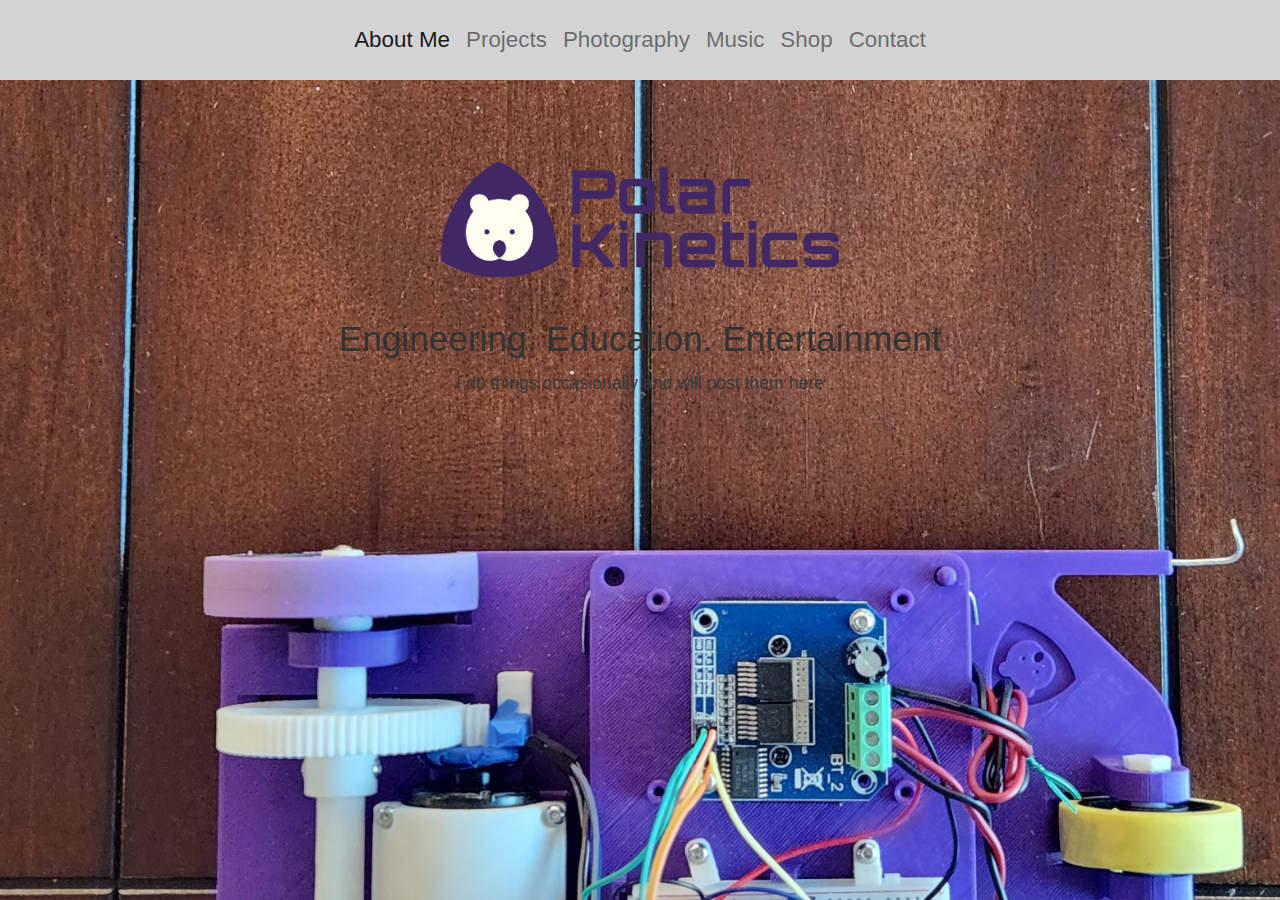
<file: index.html>
<!DOCTYPE html>
<html lang="en">
<head>
    <meta charset="UTF-8">
    <meta name="viewport" content="width=device-width, initial-scale=1.0">
    <title>Polar Kinetics</title>
    <link rel="stylesheet" href="https://stackpath.bootstrapcdn.com/bootstrap/4.5.2/css/bootstrap.min.css">
    <link rel="stylesheet" href="styles.css">
</head>
<body>
    <nav class="navbar navbar-expand-lg navbar-light navbar-custom">
        <button class="navbar-toggler" type="button" data-toggle="collapse" data-target="#navbarNav" aria-controls="navbarNav" aria-expanded="false" aria-label="Toggle navigation">
            <span class="navbar-toggler-icon"></span>
        </button>
        <div class="collapse navbar-collapse justify-content-center" id="navbarNav">
            <ul class="navbar-nav">
                <li class="nav-item active">
                    <a class="nav-link" href="holden.html">About Me</a>
                </li>
                <li class="nav-item">
                    <a class="nav-link" href="projects.html">Projects</a>
                </li>
                <li class="nav-item">
                    <a class="nav-link" href="photography.html">Photography</a>
                </li>
                <li class="nav-item">
                    <a class="nav-link" href="coming-soon.html">Music</a>
                </li>
                <li class="nav-item">
                    <a class="nav-link" href="coming-soon.html">Shop</a>
                </li>
                <li class="nav-item">
                    <a class="nav-link" href="contact.html">Contact</a>
                </li>
            </ul>
        </div>
    </nav>
    <div class="container text-center">
        <img src="logo.png" alt="Logo" class="index-logo">
        <h1 class="subtitle">Engineering. Education. Entertainment</h1>
        <p class="body-text">I do things occasionally and will post them here</p>
    </div>
    <script src="https://code.jquery.com/jquery-3.5.1.slim.min.js"></script>
    <script src="https://cdn.jsdelivr.net/npm/@popperjs/core@2.5.2/dist/umd/popper.min.js"></script>
    <script src="https://stackpath.bootstrapcdn.com/bootstrap/4.5.2/js/bootstrap.min.js"></script>
</body>
</html>
</file>
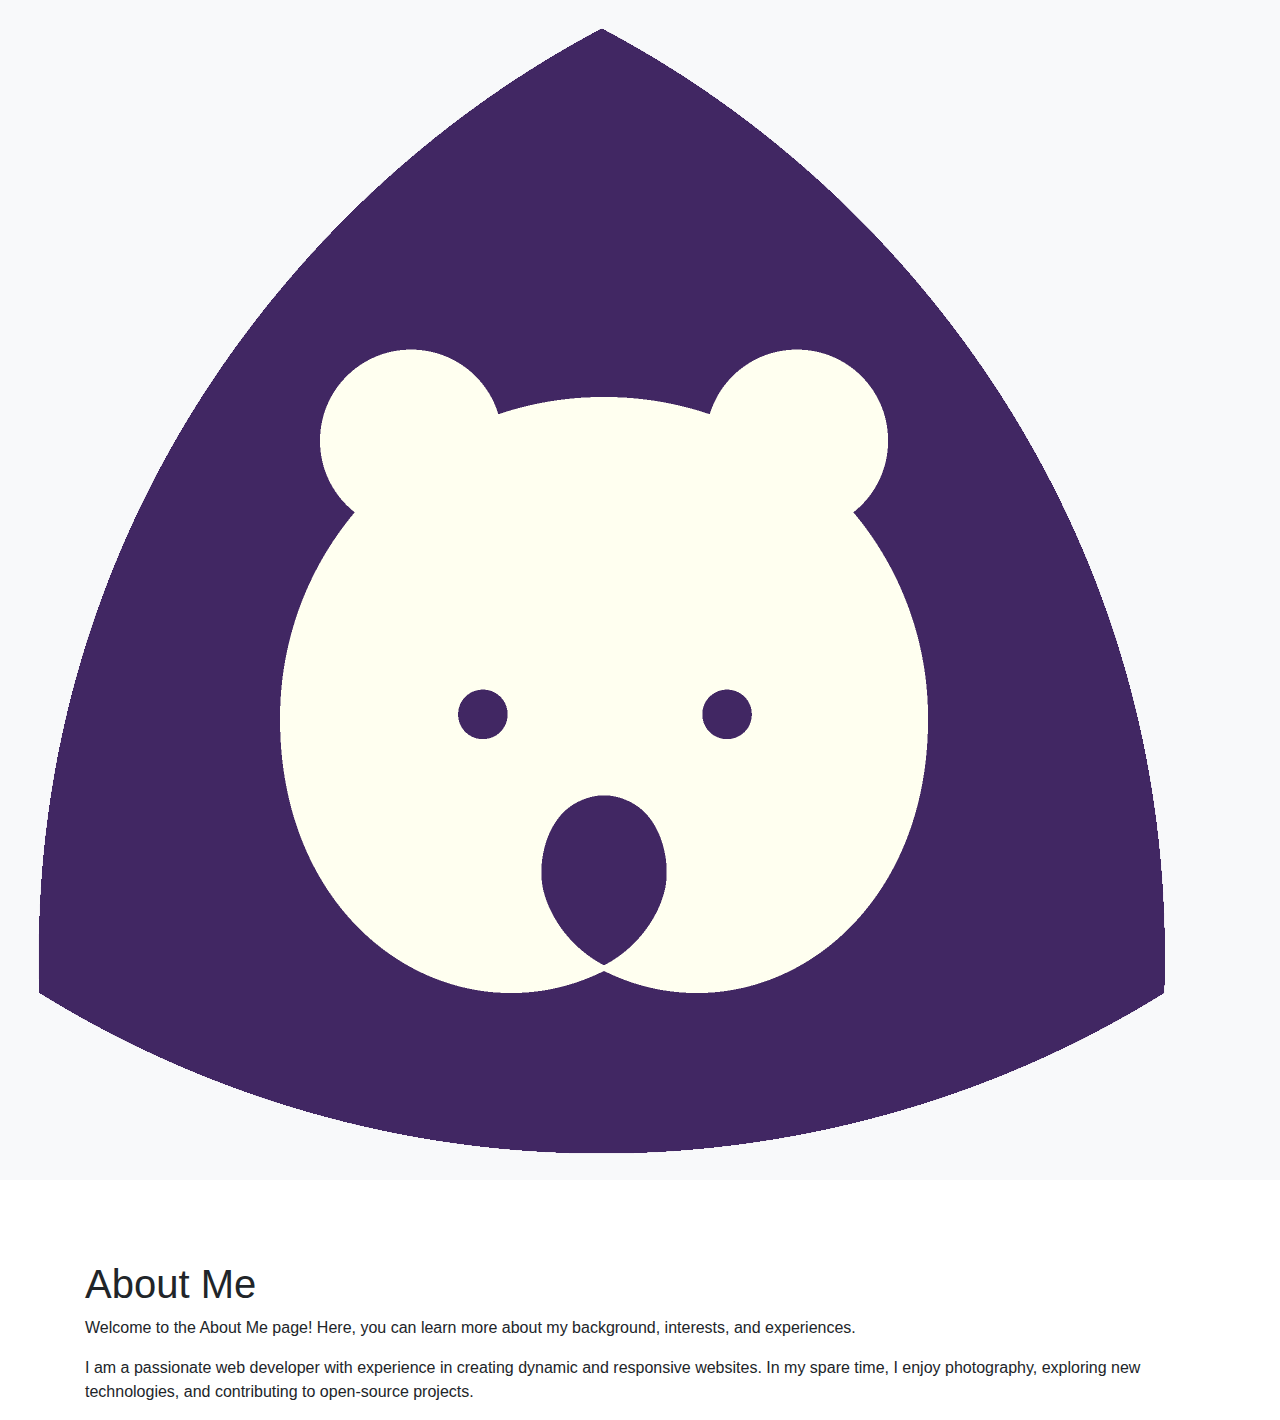
<file: about_me.html>
<!DOCTYPE html>
<html lang="en">
<head>
    <meta charset="UTF-8">
    <meta name="viewport" content="width=device-width, initial-scale=1.0">
    <title>About Me</title>
    <link href="https://maxcdn.bootstrapcdn.com/bootstrap/4.5.2/css/bootstrap.min.css" rel="stylesheet">
    <link rel="stylesheet" href="styles.css">
</head>
<body>
    <header class="container-fluid bg-light">
        <nav class="navbar navbar-expand-lg navbar-light">
            <a class="navbar-brand" href="index.html">
                <img src="logo.png" alt="Logo" class="logo">
            </a>
            <button class="navbar-toggler" type="button" data-toggle="collapse" data-target="#navbarNav" aria-controls="navbarNav" aria-expanded="false" aria-label="Toggle navigation">
                <span class="navbar-toggler-icon"></span>
            </button>
            <div class="collapse navbar-collapse" id="navbarNav">
                <ul class="navbar-nav ml-auto">
                    <li class="nav-item">
                        <a class="nav-link" href="index.html">Home</a>
                    </li>
                    <li class="nav-item">
                        <a class="nav-link" href="#">About Me</a>
                    </li>
                    <li class="nav-item">
                        <a class="nav-link" href="#">Projects</a>
                    </li>
                    <li class="nav-item">
                        <a class="nav-link" href="#">Photography</a>
                    </li>
                    <li class="nav-item">
                        <a class="nav-link" href="#">Contact</a>
                    </li>
                </ul>
            </div>
        </nav>
    </header>
    <main class="container mt-5">
        <h1>About Me</h1>
        <p>Welcome to the About Me page! Here, you can learn more about my background, interests, and experiences.</p>
        <p>I am a passionate web developer with experience in creating dynamic and responsive websites. In my spare time, I enjoy photography, exploring new technologies, and contributing to open-source projects.</p>
    </main>
    <script src="https://ajax.googleapis.com/ajax/libs/jquery/3.5.1/jquery.min.js"></script>
    <script src="https://maxcdn.bootstrapcdn.com/bootstrap/4.5.2/js/bootstrap.min.js"></script>
</body>
</html>
</file>
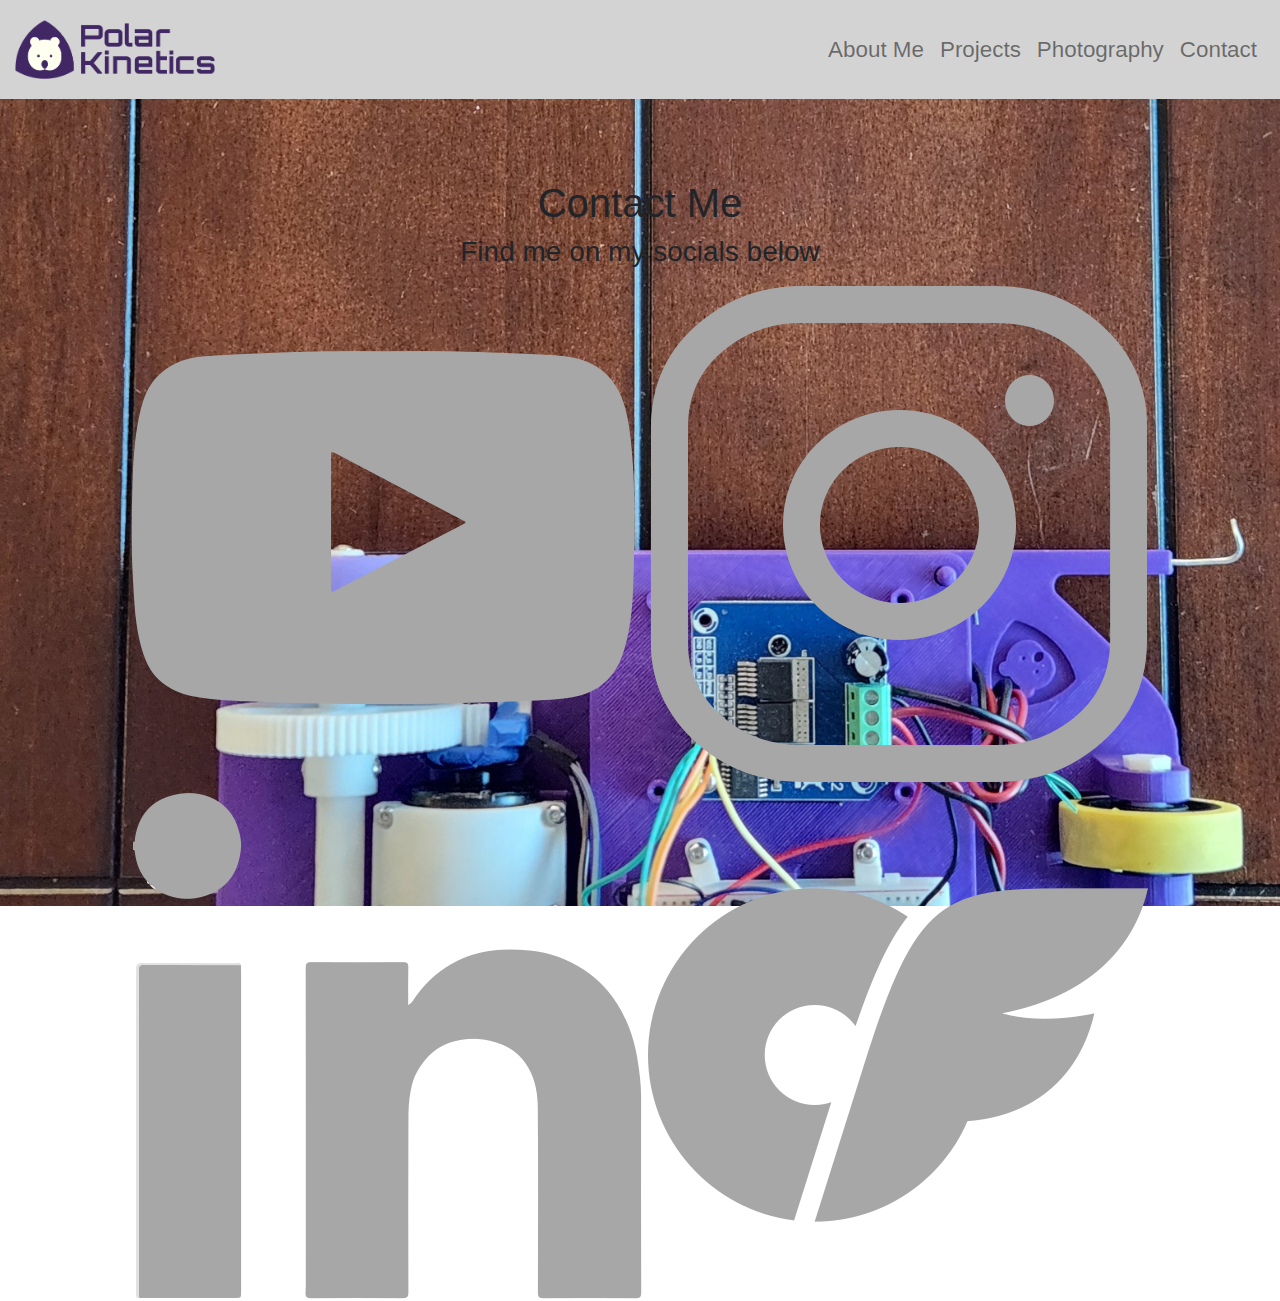
<file: contact.html>
<!DOCTYPE html>
<html lang="en">
<head>
    <meta charset="UTF-8">
    <meta name="viewport" content="width=device-width, initial-scale=1.0">
    <title>Contact Me</title>
    <link rel="stylesheet" href="https://stackpath.bootstrapcdn.com/bootstrap/4.5.2/css/bootstrap.min.css">
    <link rel="stylesheet" href="styles.css">
</head>
<body class="contact-page">
    <nav class="navbar navbar-expand-lg navbar-light navbar-custom">
        <a class="navbar-brand" href="index.html">
            <img src="logo.png" alt="Logo" class="navbar-logo">
        </a>
        <button class="navbar-toggler" type="button" data-toggle="collapse" data-target="#navbarNav" aria-controls="navbarNav" aria-expanded="false" aria-label="Toggle navigation">
            <span class="navbar-toggler-icon"></span>
        </button>
        <div class="collapse navbar-collapse justify-content-end" id="navbarNav">
            <ul class="navbar-nav">
                <li class="nav-item">
                    <a class="nav-link" href="holden.html">About Me</a>
                </li>
                <li class="nav-item">
                    <a class="nav-link" href="projects.html">Projects</a>
                </li>
                <li class="nav-item">
                    <a class="nav-link" href="photography.html">Photography</a>
                </li>
                <li class="nav-item">
                    <a class="nav-link" href="contact.html">Contact</a>
                </li>
            </ul>
        </div>
    </nav>
    <div class="container contact-section text-center">
        <h1 class="contact-title">Contact Me</h1>
        <h3 class="contact-subtitle">Find me on my socials below</h3>
        <div class="social-links">
            <a href="http://www.youtube.com/@PolarKinetics" target="_blank"><img src="youtube.png" alt="YouTube" class="social-icon"></a>
            <a href="https://www.instagram.com/polarkinetics?igsh=a2V4cGYwa2xlZDIx" target="_blank"><img src="instagram1.png" alt="Instagram" class="social-icon"></a>
            <a href="https://www.linkedin.com/in/holdentmeche" target="_blank"><img src="linkedin.png" alt="LinkedIn" class="social-icon"></a>
            <a href="https://youtu.be/dQw4w9WgXcQ?si=mCbaH4r6X2t-t2j9&t=1" target="_blank"><img src="secretlink.png" alt="SecretLink" class="social-icon"></a>
        </div>
    </div>
    <script src="https://code.jquery.com/jquery-3.5.1.slim.min.js"></script>
    <script src="https://cdn.jsdelivr.net/npm/@popperjs/core@2.5.2/dist/umd/popper.min.js"></script>
    <script src="https://stackpath.bootstrapcdn.com/bootstrap/4.5.2/js/bootstrap.min.js"></script>
</body>
</html>
</file>
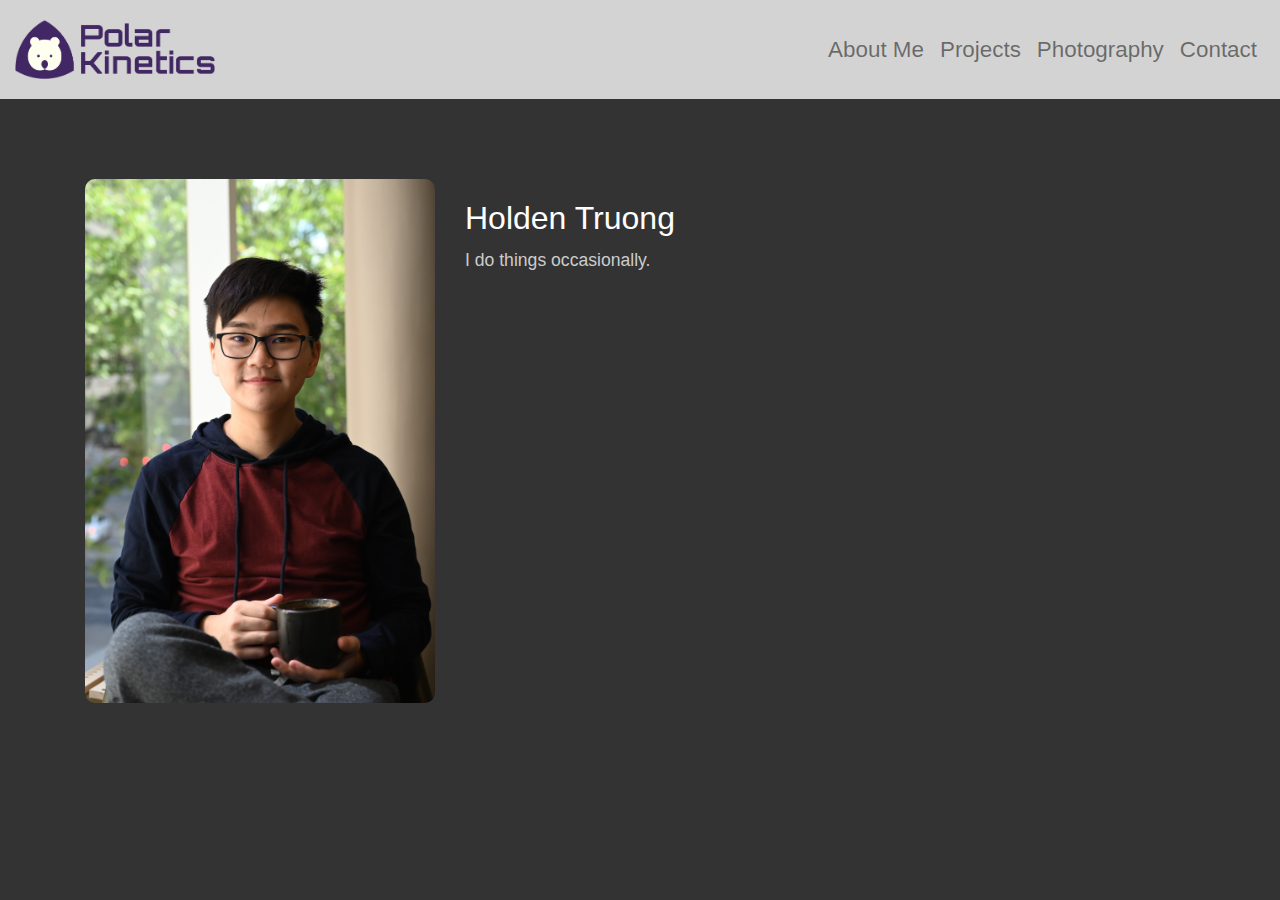
<file: holden.html>
<!DOCTYPE html>
<html lang="en">
<head>
    <meta charset="UTF-8">
    <meta name="viewport" content="width=device-width, initial-scale=1.0">
    <title>About Holden</title>
    <link rel="stylesheet" href="https://stackpath.bootstrapcdn.com/bootstrap/4.5.2/css/bootstrap.min.css">
    <link rel="stylesheet" href="styles.css">
</head>
<body class="about_me-page">
    <nav class="navbar navbar-expand-lg navbar-light navbar-custom">
        <a class="navbar-brand" href="index.html">
            <img src="logo.png" alt="Logo" class="navbar-logo">
        </a>
        <button class="navbar-toggler" type="button" data-toggle="collapse" data-target="#navbarNav" aria-controls="navbarNav" aria-expanded="false" aria-label="Toggle navigation">
            <span class="navbar-toggler-icon"></span>
        </button>
        <div class="collapse navbar-collapse justify-content-end" id="navbarNav">
            <ul class="navbar-nav">
                <li class="nav-item">
                    <a class="nav-link" href="holden.html">About Me</a>
                </li>
                <li class="nav-item">
                    <a class="nav-link" href="index.html#projects">Projects</a>
                </li>
                <li class="nav-item">
                    <a class="nav-link" href="index.html#photography">Photography</a>
                </li>
                <li class="nav-item">
                    <a class="nav-link" href="index.html#contact">Contact</a>
                </li>
            </ul>
        </div>
    </nav>
    <div class="container about-section">
        <div class="row">
            <div class="col-md-4 text-center">
                <img src="headshot.jpg" alt="Headshot" class="headshot">
            </div>
            <div class="col-md-8">
                <h1 class="about-subtitle">Holden Truong</h1>
                <p class="body-text">I do things occasionally.</p>
            </div>
        </div>
    </div>
    <script src="https://code.jquery.com/jquery-3.5.1.slim.min.js"></script>
    <script src="https://cdn.jsdelivr.net/npm/@popperjs/core@2.5.2/dist/umd/popper.min.js"></script>
    <script src="https://stackpath.bootstrapcdn.com/bootstrap/4.5.2/js/bootstrap.min.js"></script>
</body>
</html>
</file>
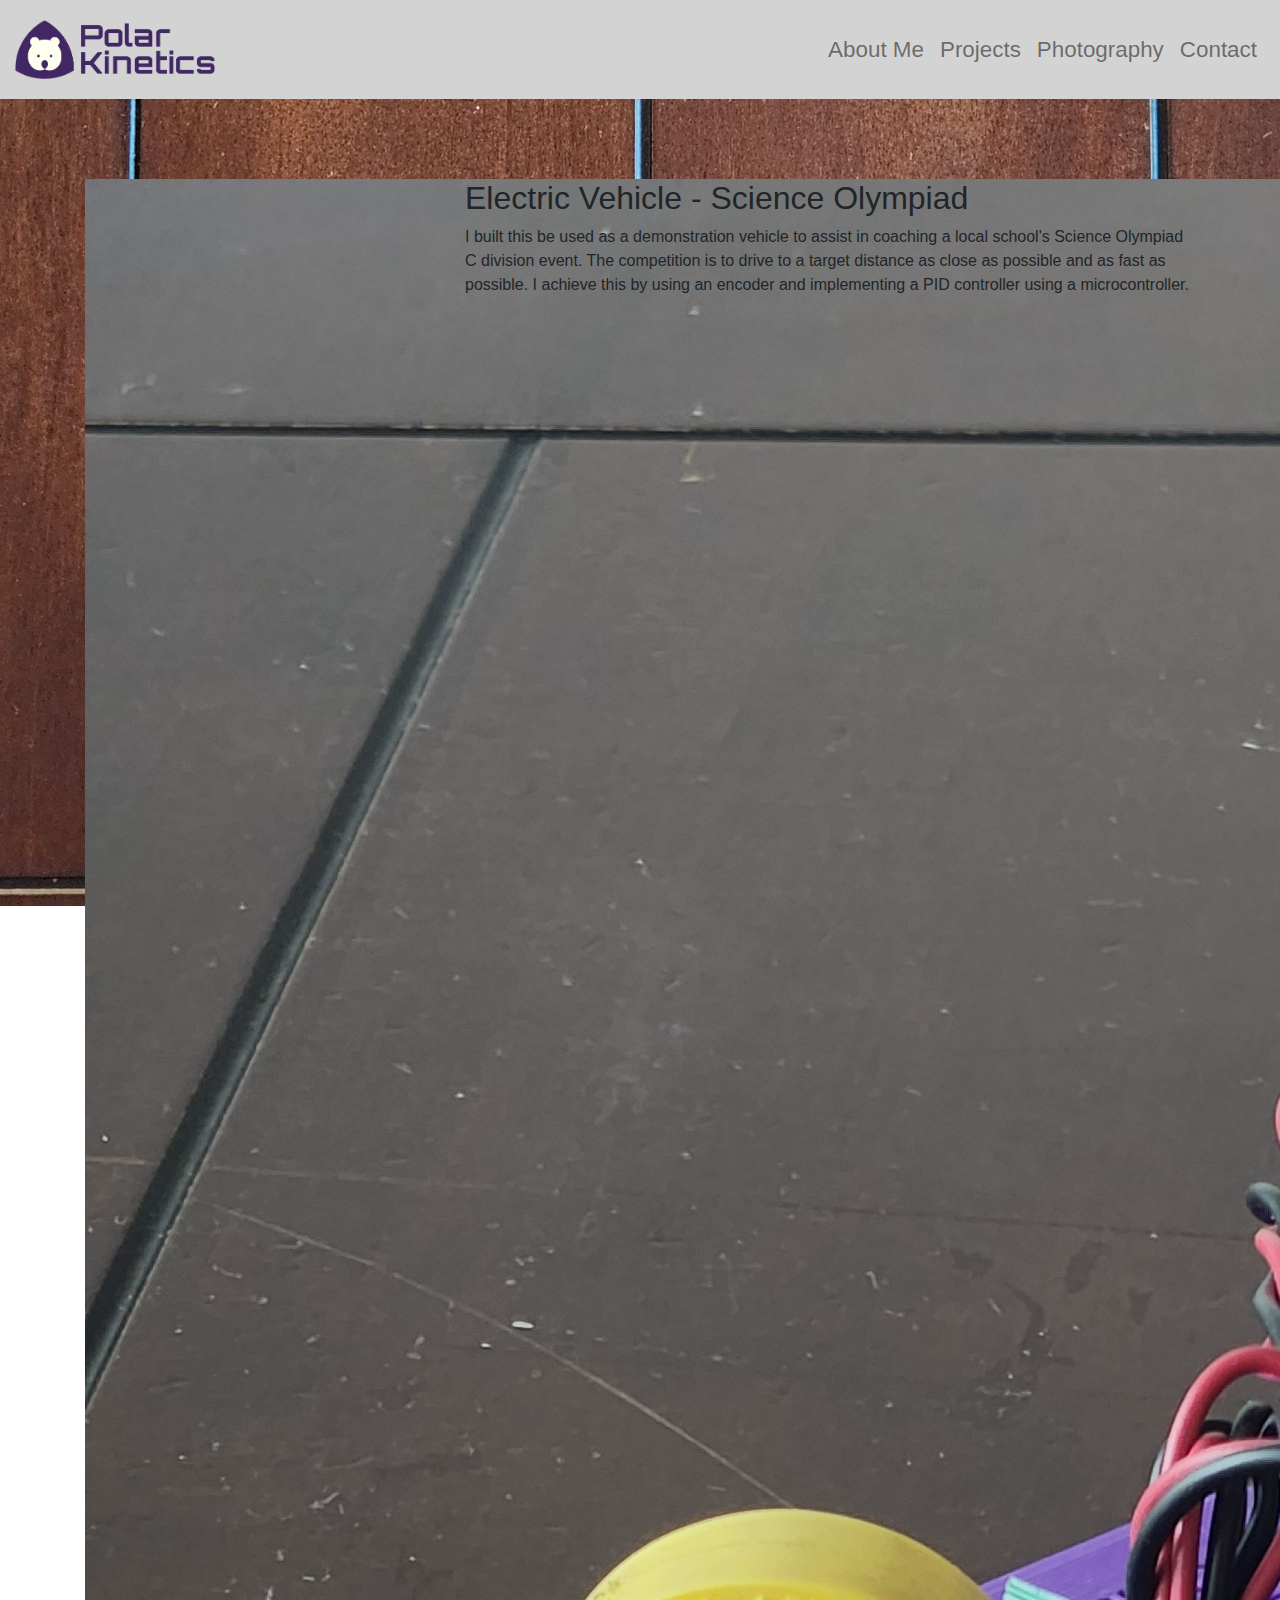
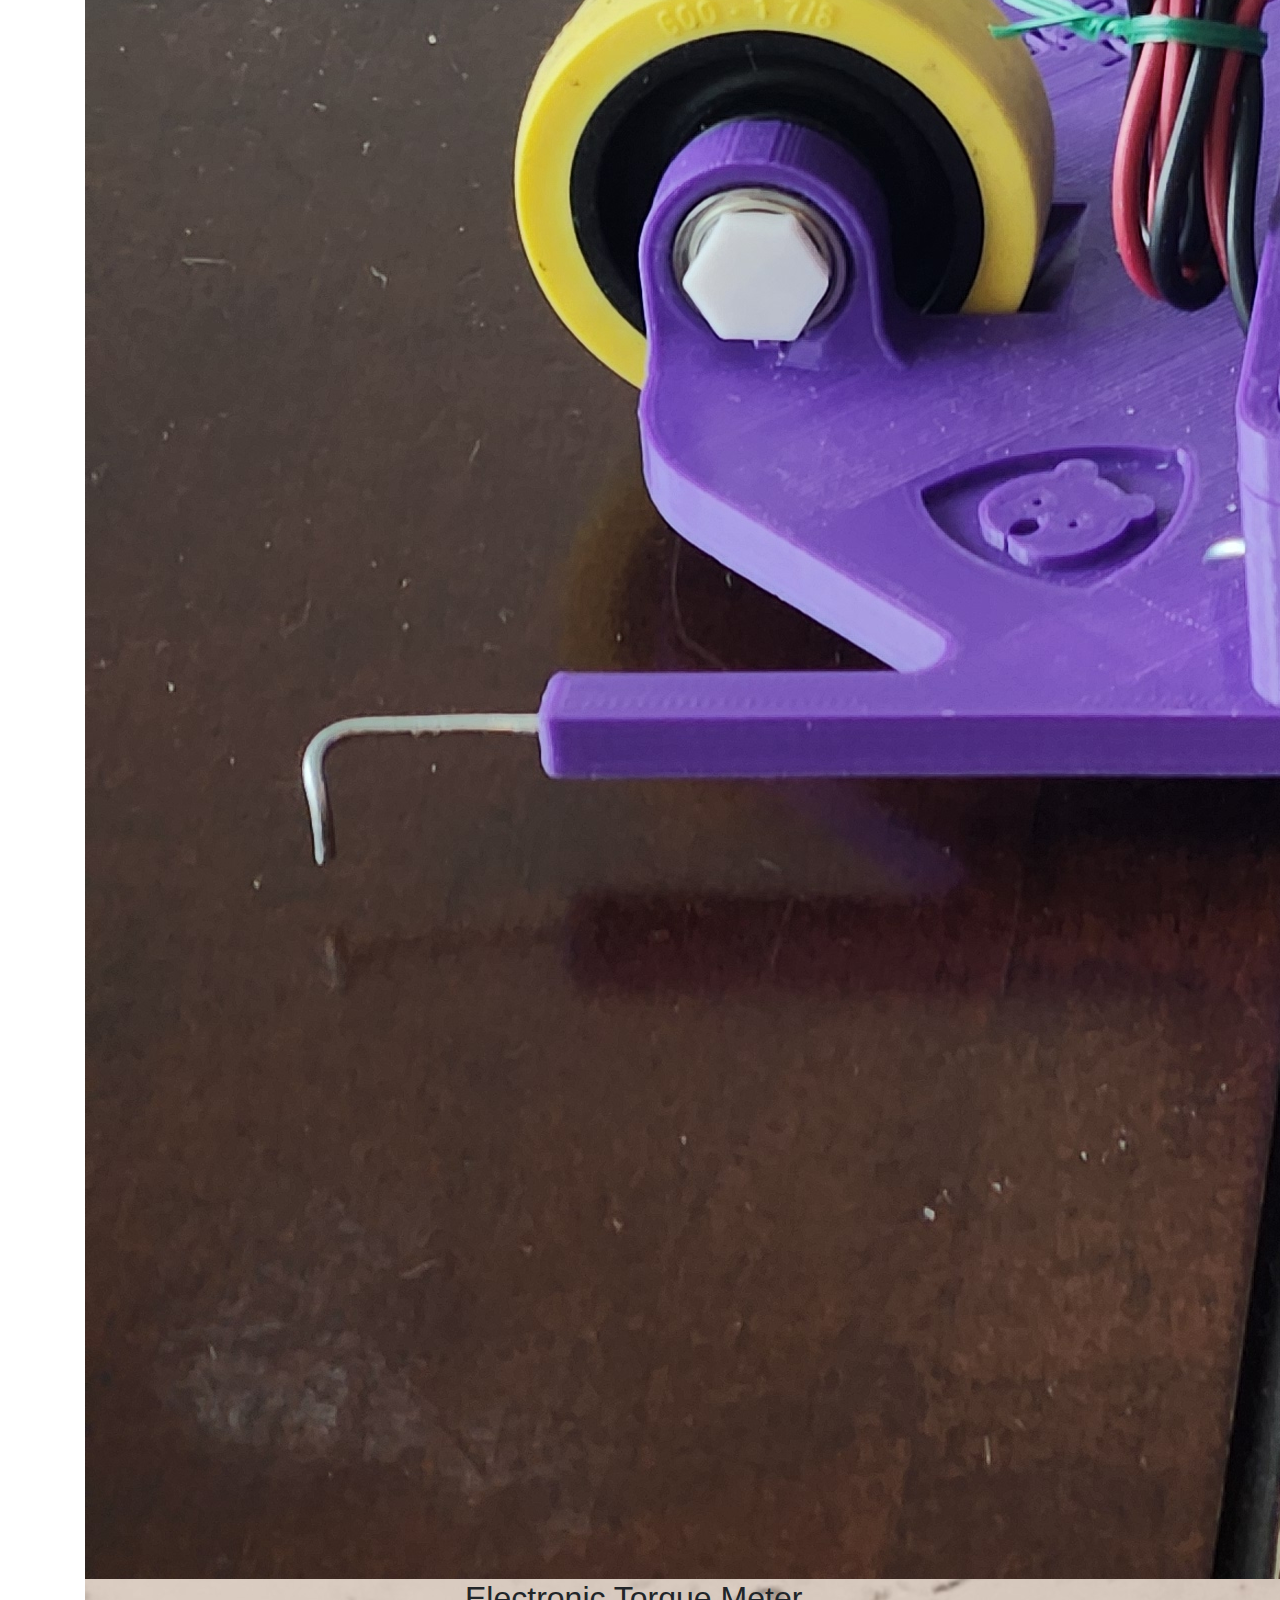
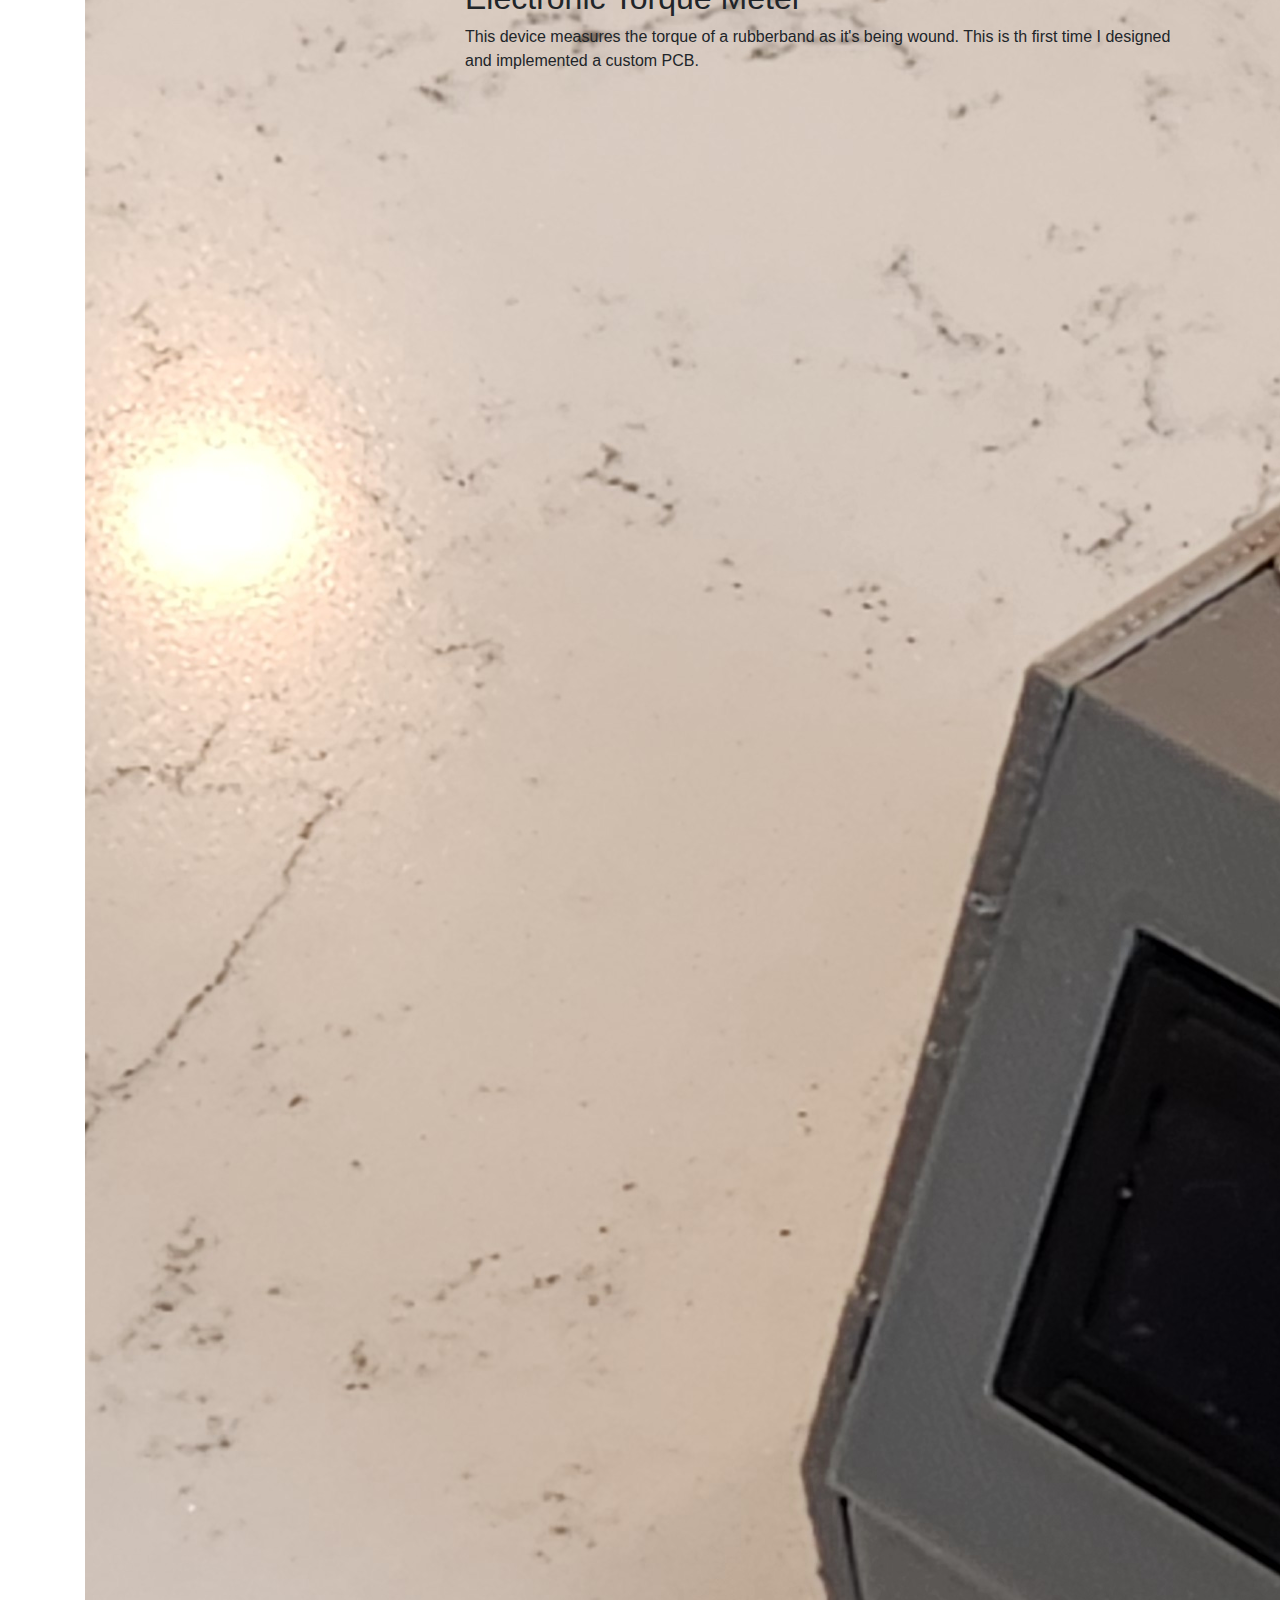
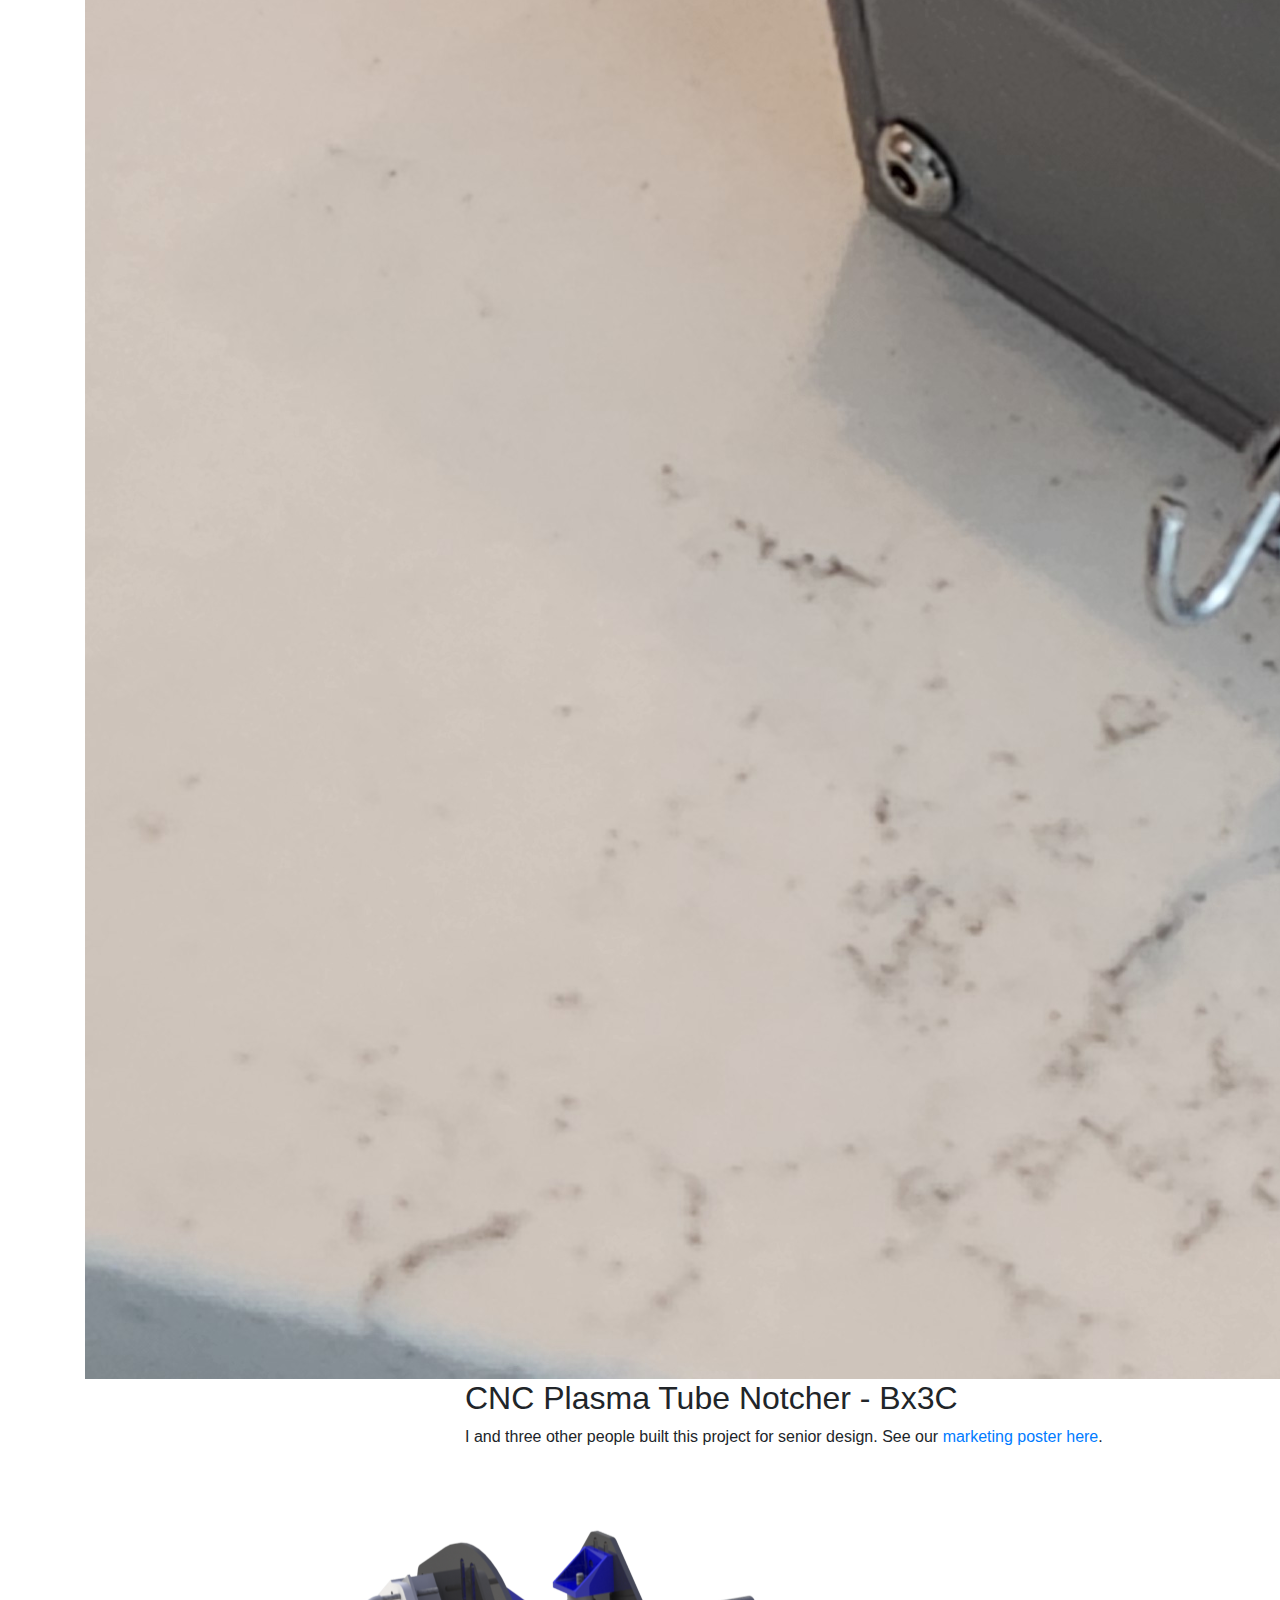
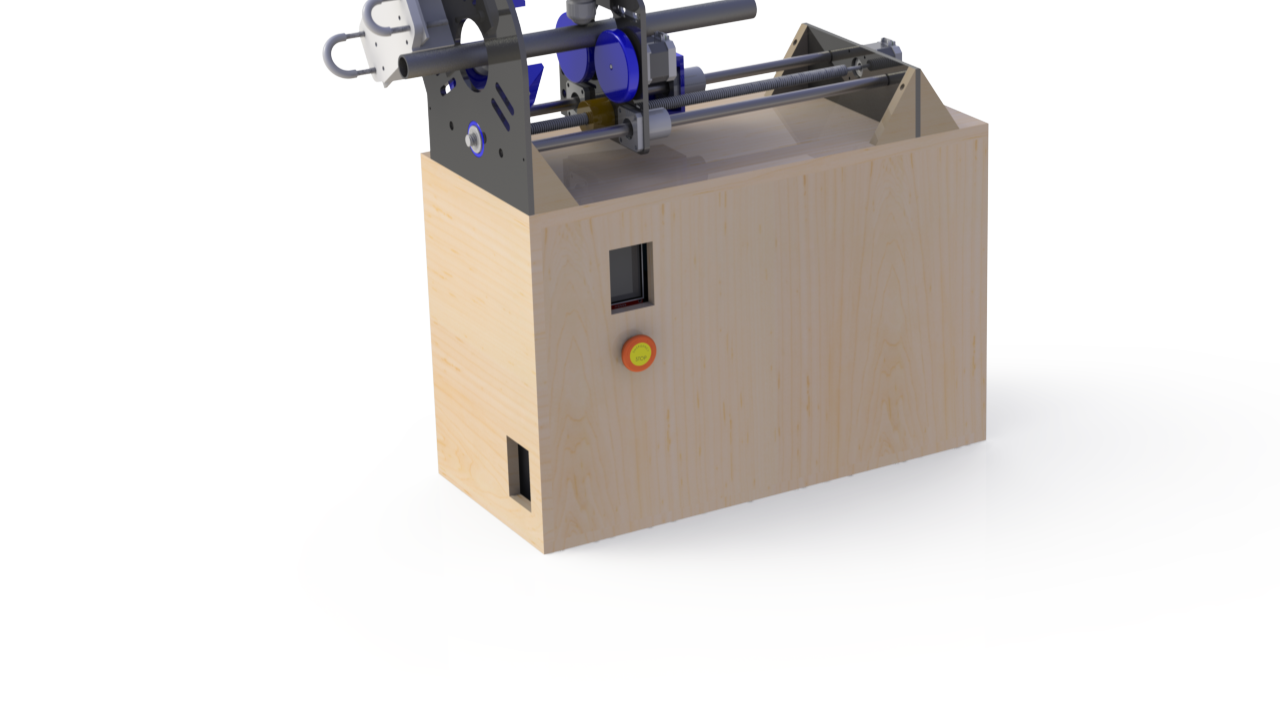
<file: projects.html>
<!DOCTYPE html>
<html lang="en">
<head>
    <meta charset="UTF-8">
    <meta name="viewport" content="width=device-width, initial-scale=1.0">
    <title>Projects</title>
    <link rel="stylesheet" href="https://stackpath.bootstrapcdn.com/bootstrap/4.5.2/css/bootstrap.min.css">
    <link rel="stylesheet" href="styles.css">
</head>
<body class="vertical-containers-page">
    <nav class="navbar navbar-expand-lg navbar-light navbar-custom">
        <a class="navbar-brand" href="index.html">
            <img src="logo.png" alt="Logo" class="navbar-logo">
        </a>
        <button class="navbar-toggler" type="button" data-toggle="collapse" data-target="#navbarNav" aria-controls="navbarNav" aria-expanded="false" aria-label="Toggle navigation">
            <span class="navbar-toggler-icon"></span>
        </button>
        <div class="collapse navbar-collapse justify-content-end" id="navbarNav">
            <ul class="navbar-nav">
                <li class="nav-item">
                    <a class="nav-link" href="holden.html">About Me</a>
                </li>
                <li class="nav-item">
                    <a class="nav-link" href="projects.html">Projects</a>
                </li>
                <li class="nav-item">
                    <a class="nav-link" href="photography.html">Photography</a>
                </li>
                <li class="nav-item">
                    <a class="nav-link" href="contact.html">Contact</a>
                </li>
            </ul>
        </div>
    </nav>
    <div class="container vertical-containers">
        <div class="row container-item">
            <div class="col-md-4 text-center">
                <img src="projectImage1.jpg" alt="Image 1" class="container-image">
            </div>
            <div class="col-md-8">
                <h2 class="container-title">Electric Vehicle - Science Olympiad</h2>
                <p class="container-text">I built this be used as a demonstration vehicle to assist in coaching a local school's Science Olympiad C division event. The competition is to drive to a target distance as close as possible and as fast as possible. I achieve this by using an encoder and implementing a PID controller using a microcontroller.</p>
            </div>
        </div>
        <div class="row container-item">
            <div class="col-md-4 text-center">
                <img src="projectImage2.jpg" alt="Image 2" class="container-image">
            </div>
            <div class="col-md-8">
                <h2 class="container-title">Electronic Torque Meter</h2>
                <p class="container-text">This device measures the torque of a rubberband as it's being wound. This is th first time I designed and implemented a custom PCB.</p>
            </div>
        </div>
		<div class="row container-item">
			<div class="col-md-4 text-center">
				<img src="projectImage3.jpg" alt="Image 3" class="container-image">
			</div>
			<div class="col-md-8">
				<h2 class="container-title">CNC Plasma Tube Notcher - Bx3C</h2>
				<p class="container-text">I and three other people built this project for senior design. See our <a href="Bx3C CNC Plasma Cutter Senior Design Comp Marketing Poster.pdf" target="_blank">marketing poster here</a>.</p>
			</div>
		</div>
    </div>
    <script src="https://code.jquery.com/jquery-3.5.1.slim.min.js"></script>
    <script src="https://cdn.jsdelivr.net/npm/@popperjs/core@2.5.2/dist/umd/popper.min.js"></script>
    <script src="https://stackpath.bootstrapcdn.com/bootstrap/4.5.2/js/bootstrap.min.js"></script>
</body>
</html>
</div>
</file>
<file: styles.css>
body {
    background-image: url('background.jpg');
    background-size: cover;
    background-repeat: no-repeat;
    background-attachment: fixed;
    background-position: center;
}

.about_me-page {
    background: #333; /* Dark grey color */
    background-image: none; /* Override the background image */
}

.about_me-page .body-text {
    color: #ccc; /* Lighter color for better readability on dark background */
}

.navbar {
    padding: 15px;
    margin-bottom: 80px;
}

.navbar-custom {
    background-color: #d3d3d3; /* Light grey color */
}

.navbar-nav .nav-link {
    font-size: 1.4em;
}

.index-logo {
    max-width: 400px; /* Adjust the max-width to make the logo bigger on the index page */
    height: auto;
    margin-bottom: 20px;
}

.navbar-logo {
    max-width: 200px; /* Logo size for "About Me" page */
    height: auto;
}

.about-section {
    margin-top: 50px;
}

.headshot {
    max-width: 100%;
    height: auto;
    border-radius: 10px;
}

.about-subtitle {
    font-size: 2em;
    margin-top: 20px;
    color: #fff; /* Adjust text color for better readability on dark background */
}

.subtitle {
    font-size: 2.2em;
    margin-top: 20px;
    color: #333;
    margin-bottom: 10px; /* Adjust this value to change the bottom margin */
}

.body-text {
    font-size: 1.1em;
    margin-top: 10px;
    color: #3a3a3a; /* Default text color for the index page */
}

@media (max-width: 768px) {
    .navbar {
        padding: 15px;
        margin-bottom: 30px;
    }
    
    .index-logo {
        max-width: 200px; /* Adjust the max-width to make the logo bigger on the index page */
        height: auto;
        margin-bottom: 5px;
    }

    .navbar-toggler {
        margin-left: auto; 
        order: 1;
    }

    .navbar-collapse {
        order: 2;
    }

    .navbar-nav .nav-link {
        font-size: 1em;
    }

    .about-section {
        text-align: center;
    }

    .about-subtitle {
        font-size: 1.5em;
    }

    .body-text {
        margin-top: 10px;
    }

    .col-md-4, .col-md-8 {
        display: block;
        width: 100%;
    }
}
</file>
